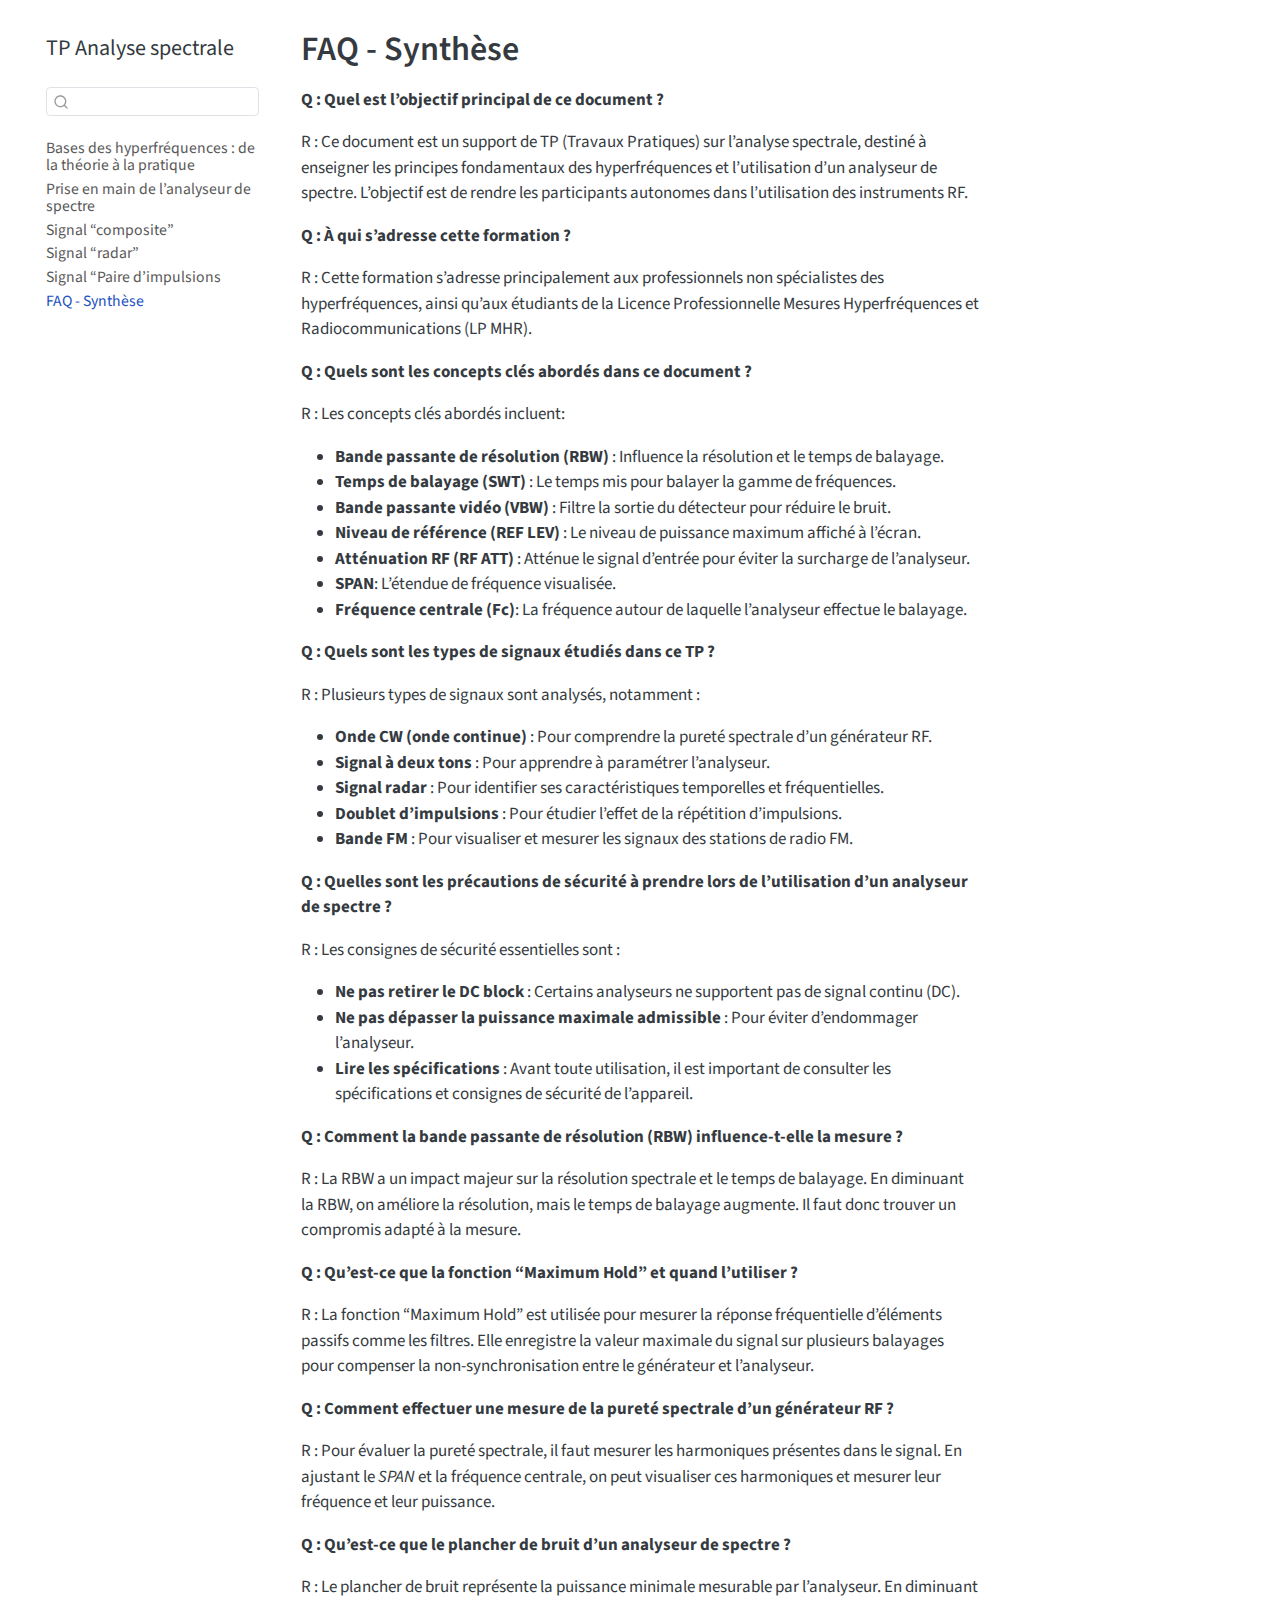
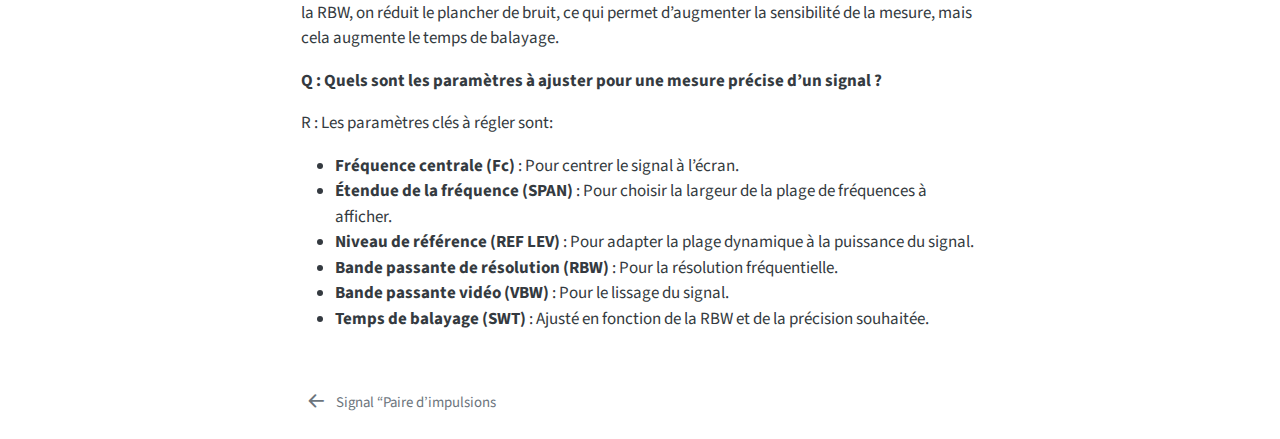
<file: docs/FAQ.html>
<!DOCTYPE html>
<html xmlns="http://www.w3.org/1999/xhtml" lang="fr" xml:lang="fr"><head>

<meta charset="utf-8">
<meta name="generator" content="quarto-1.4.551">

<meta name="viewport" content="width=device-width, initial-scale=1.0, user-scalable=yes">


<title>TP Analyse spectrale - FAQ - Synthèse</title>
<style>
code{white-space: pre-wrap;}
span.smallcaps{font-variant: small-caps;}
div.columns{display: flex; gap: min(4vw, 1.5em);}
div.column{flex: auto; overflow-x: auto;}
div.hanging-indent{margin-left: 1.5em; text-indent: -1.5em;}
ul.task-list{list-style: none;}
ul.task-list li input[type="checkbox"] {
  width: 0.8em;
  margin: 0 0.8em 0.2em -1em; /* quarto-specific, see https://github.com/quarto-dev/quarto-cli/issues/4556 */ 
  vertical-align: middle;
}
</style>


<script src="site_libs/quarto-nav/quarto-nav.js"></script>
<script src="site_libs/quarto-nav/headroom.min.js"></script>
<script src="site_libs/clipboard/clipboard.min.js"></script>
<script src="site_libs/quarto-search/autocomplete.umd.js"></script>
<script src="site_libs/quarto-search/fuse.min.js"></script>
<script src="site_libs/quarto-search/quarto-search.js"></script>
<meta name="quarto:offset" content="./">
<link href="./TP_deux_implusions.html" rel="prev">
<script src="site_libs/quarto-html/quarto.js"></script>
<script src="site_libs/quarto-html/popper.min.js"></script>
<script src="site_libs/quarto-html/tippy.umd.min.js"></script>
<script src="site_libs/quarto-html/anchor.min.js"></script>
<link href="site_libs/quarto-html/tippy.css" rel="stylesheet">
<link href="site_libs/quarto-html/quarto-syntax-highlighting.css" rel="stylesheet" id="quarto-text-highlighting-styles">
<script src="site_libs/bootstrap/bootstrap.min.js"></script>
<link href="site_libs/bootstrap/bootstrap-icons.css" rel="stylesheet">
<link href="site_libs/bootstrap/bootstrap.min.css" rel="stylesheet" id="quarto-bootstrap" data-mode="light">
<script id="quarto-search-options" type="application/json">{
  "location": "sidebar",
  "copy-button": false,
  "collapse-after": 3,
  "panel-placement": "start",
  "type": "textbox",
  "limit": 50,
  "keyboard-shortcut": [
    "f",
    "/",
    "s"
  ],
  "show-item-context": false,
  "language": {
    "search-no-results-text": "Pas de résultats",
    "search-matching-documents-text": "documents trouvés",
    "search-copy-link-title": "Copier le lien vers la recherche",
    "search-hide-matches-text": "Cacher les correspondances additionnelles",
    "search-more-match-text": "correspondance de plus dans ce document",
    "search-more-matches-text": "correspondances de plus dans ce document",
    "search-clear-button-title": "Effacer",
    "search-text-placeholder": "",
    "search-detached-cancel-button-title": "Annuler",
    "search-submit-button-title": "Envoyer",
    "search-label": "Recherche"
  }
}</script>


</head>

<body class="nav-sidebar floating">

<div id="quarto-search-results"></div>
  <header id="quarto-header" class="headroom fixed-top">
  <nav class="quarto-secondary-nav">
    <div class="container-fluid d-flex">
      <button type="button" class="quarto-btn-toggle btn" data-bs-toggle="collapse" data-bs-target=".quarto-sidebar-collapse-item" aria-controls="quarto-sidebar" aria-expanded="false" aria-label="Basculer la barre latérale" onclick="if (window.quartoToggleHeadroom) { window.quartoToggleHeadroom(); }">
        <i class="bi bi-layout-text-sidebar-reverse"></i>
      </button>
        <nav class="quarto-page-breadcrumbs" aria-label="breadcrumb"><ol class="breadcrumb"><li class="breadcrumb-item"><a href="./FAQ.html">FAQ - Synthèse</a></li></ol></nav>
        <a class="flex-grow-1" role="button" data-bs-toggle="collapse" data-bs-target=".quarto-sidebar-collapse-item" aria-controls="quarto-sidebar" aria-expanded="false" aria-label="Basculer la barre latérale" onclick="if (window.quartoToggleHeadroom) { window.quartoToggleHeadroom(); }">      
        </a>
      <button type="button" class="btn quarto-search-button" aria-label="" onclick="window.quartoOpenSearch();">
        <i class="bi bi-search"></i>
      </button>
    </div>
  </nav>
</header>
<!-- content -->
<div id="quarto-content" class="quarto-container page-columns page-rows-contents page-layout-article">
<!-- sidebar -->
  <nav id="quarto-sidebar" class="sidebar collapse collapse-horizontal quarto-sidebar-collapse-item sidebar-navigation floating overflow-auto">
    <div class="pt-lg-2 mt-2 text-left sidebar-header">
    <div class="sidebar-title mb-0 py-0">
      <a href="./">TP Analyse spectrale</a> 
    </div>
      </div>
        <div class="mt-2 flex-shrink-0 align-items-center">
        <div class="sidebar-search">
        <div id="quarto-search" class="" title="Recherche"></div>
        </div>
        </div>
    <div class="sidebar-menu-container"> 
    <ul class="list-unstyled mt-1">
        <li class="sidebar-item">
  <div class="sidebar-item-container"> 
  <a href="./index.html" class="sidebar-item-text sidebar-link">
 <span class="menu-text">Bases des hyperfréquences : de la théorie à la pratique</span></a>
  </div>
</li>
        <li class="sidebar-item">
  <div class="sidebar-item-container"> 
  <a href="./TP_base_AS.html" class="sidebar-item-text sidebar-link">
 <span class="menu-text">Prise en main de l’analyseur de spectre</span></a>
  </div>
</li>
        <li class="sidebar-item">
  <div class="sidebar-item-container"> 
  <a href="./TP_resolution_AS.html" class="sidebar-item-text sidebar-link">
 <span class="menu-text">Signal “composite”</span></a>
  </div>
</li>
        <li class="sidebar-item">
  <div class="sidebar-item-container"> 
  <a href="./TP_radar.html" class="sidebar-item-text sidebar-link">
 <span class="menu-text">Signal “radar”</span></a>
  </div>
</li>
        <li class="sidebar-item">
  <div class="sidebar-item-container"> 
  <a href="./TP_deux_implusions.html" class="sidebar-item-text sidebar-link">
 <span class="menu-text">Signal “Paire d’impulsions</span></a>
  </div>
</li>
        <li class="sidebar-item">
  <div class="sidebar-item-container"> 
  <a href="./FAQ.html" class="sidebar-item-text sidebar-link active">
 <span class="menu-text">FAQ - Synthèse</span></a>
  </div>
</li>
    </ul>
    </div>
</nav>
<div id="quarto-sidebar-glass" class="quarto-sidebar-collapse-item" data-bs-toggle="collapse" data-bs-target=".quarto-sidebar-collapse-item"></div>
<!-- margin-sidebar -->
    <div id="quarto-margin-sidebar" class="sidebar margin-sidebar">
        
    </div>
<!-- main -->
<main class="content" id="quarto-document-content">

<header id="title-block-header" class="quarto-title-block default">
<div class="quarto-title">
<h1 class="title">FAQ - Synthèse</h1>
</div>



<div class="quarto-title-meta">

    
  
    
  </div>
  


</header>


<p><strong>Q : Quel est l’objectif principal de ce document ?</strong></p>
<p>R : Ce document est un support de TP (Travaux Pratiques) sur l’analyse spectrale, destiné à enseigner les principes fondamentaux des hyperfréquences et l’utilisation d’un analyseur de spectre. L’objectif est de rendre les participants autonomes dans l’utilisation des instruments RF.</p>
<p><strong>Q : À qui s’adresse cette formation ?</strong></p>
<p>R : Cette formation s’adresse principalement aux professionnels non spécialistes des hyperfréquences, ainsi qu’aux étudiants de la Licence Professionnelle Mesures Hyperfréquences et Radiocommunications (LP MHR).</p>
<p><strong>Q : Quels sont les concepts clés abordés dans ce document ?</strong></p>
<p>R : Les concepts clés abordés incluent:</p>
<ul>
<li><strong>Bande passante de résolution (RBW)</strong> : Influence la résolution et le temps de balayage.</li>
<li><strong>Temps de balayage (SWT)</strong> : Le temps mis pour balayer la gamme de fréquences.</li>
<li><strong>Bande passante vidéo (VBW)</strong> : Filtre la sortie du détecteur pour réduire le bruit.</li>
<li><strong>Niveau de référence (REF LEV)</strong> : Le niveau de puissance maximum affiché à l’écran.</li>
<li><strong>Atténuation RF (RF ATT)</strong> : Atténue le signal d’entrée pour éviter la surcharge de l’analyseur.</li>
<li><strong>SPAN</strong>: L’étendue de fréquence visualisée.</li>
<li><strong>Fréquence centrale (Fc)</strong>: La fréquence autour de laquelle l’analyseur effectue le balayage.</li>
</ul>
<p><strong>Q : Quels sont les types de signaux étudiés dans ce TP ?</strong></p>
<p>R : Plusieurs types de signaux sont analysés, notamment :</p>
<ul>
<li><strong>Onde CW (onde continue)</strong> : Pour comprendre la pureté spectrale d’un générateur RF.</li>
<li><strong>Signal à deux tons</strong> : Pour apprendre à paramétrer l’analyseur.</li>
<li><strong>Signal radar</strong> : Pour identifier ses caractéristiques temporelles et fréquentielles.</li>
<li><strong>Doublet d’impulsions</strong> : Pour étudier l’effet de la répétition d’impulsions.</li>
<li><strong>Bande FM</strong> : Pour visualiser et mesurer les signaux des stations de radio FM.</li>
</ul>
<p><strong>Q : Quelles sont les précautions de sécurité à prendre lors de l’utilisation d’un analyseur de spectre ?</strong></p>
<p>R : Les consignes de sécurité essentielles sont :</p>
<ul>
<li><strong>Ne pas retirer le DC block</strong> : Certains analyseurs ne supportent pas de signal continu (DC).</li>
<li><strong>Ne pas dépasser la puissance maximale admissible</strong> : Pour éviter d’endommager l’analyseur.</li>
<li><strong>Lire les spécifications</strong> : Avant toute utilisation, il est important de consulter les spécifications et consignes de sécurité de l’appareil.</li>
</ul>
<p><strong>Q : Comment la bande passante de résolution (RBW) influence-t-elle la mesure ?</strong></p>
<p>R : La RBW a un impact majeur sur la résolution spectrale et le temps de balayage. En diminuant la RBW, on améliore la résolution, mais le temps de balayage augmente. Il faut donc trouver un compromis adapté à la mesure.</p>
<p><strong>Q : Qu’est-ce que la fonction “Maximum Hold” et quand l’utiliser ?</strong></p>
<p>R : La fonction “Maximum Hold” est utilisée pour mesurer la réponse fréquentielle d’éléments passifs comme les filtres. Elle enregistre la valeur maximale du signal sur plusieurs balayages pour compenser la non-synchronisation entre le générateur et l’analyseur.</p>
<p><strong>Q : Comment effectuer une mesure de la pureté spectrale d’un générateur RF ?</strong></p>
<p>R : Pour évaluer la pureté spectrale, il faut mesurer les harmoniques présentes dans le signal. En ajustant le <em>SPAN</em> et la fréquence centrale, on peut visualiser ces harmoniques et mesurer leur fréquence et leur puissance.</p>
<p><strong>Q : Qu’est-ce que le plancher de bruit d’un analyseur de spectre ?</strong></p>
<p>R : Le plancher de bruit représente la puissance minimale mesurable par l’analyseur. En diminuant la RBW, on réduit le plancher de bruit, ce qui permet d’augmenter la sensibilité de la mesure, mais cela augmente le temps de balayage.</p>
<p><strong>Q : Quels sont les paramètres à ajuster pour une mesure précise d’un signal ?</strong></p>
<p>R : Les paramètres clés à régler sont:</p>
<ul>
<li><strong>Fréquence centrale (Fc)</strong> : Pour centrer le signal à l’écran.</li>
<li><strong>Étendue de la fréquence (SPAN)</strong> : Pour choisir la largeur de la plage de fréquences à afficher.</li>
<li><strong>Niveau de référence (REF LEV)</strong> : Pour adapter la plage dynamique à la puissance du signal.</li>
<li><strong>Bande passante de résolution (RBW)</strong> : Pour la résolution fréquentielle.</li>
<li><strong>Bande passante vidéo (VBW)</strong> : Pour le lissage du signal.</li>
<li><strong>Temps de balayage (SWT)</strong> : Ajusté en fonction de la RBW et de la précision souhaitée.</li>
</ul>



</main> <!-- /main -->
<script id="quarto-html-after-body" type="application/javascript">
window.document.addEventListener("DOMContentLoaded", function (event) {
  const toggleBodyColorMode = (bsSheetEl) => {
    const mode = bsSheetEl.getAttribute("data-mode");
    const bodyEl = window.document.querySelector("body");
    if (mode === "dark") {
      bodyEl.classList.add("quarto-dark");
      bodyEl.classList.remove("quarto-light");
    } else {
      bodyEl.classList.add("quarto-light");
      bodyEl.classList.remove("quarto-dark");
    }
  }
  const toggleBodyColorPrimary = () => {
    const bsSheetEl = window.document.querySelector("link#quarto-bootstrap");
    if (bsSheetEl) {
      toggleBodyColorMode(bsSheetEl);
    }
  }
  toggleBodyColorPrimary();  
  const icon = "";
  const anchorJS = new window.AnchorJS();
  anchorJS.options = {
    placement: 'right',
    icon: icon
  };
  anchorJS.add('.anchored');
  const isCodeAnnotation = (el) => {
    for (const clz of el.classList) {
      if (clz.startsWith('code-annotation-')) {                     
        return true;
      }
    }
    return false;
  }
  const clipboard = new window.ClipboardJS('.code-copy-button', {
    text: function(trigger) {
      const codeEl = trigger.previousElementSibling.cloneNode(true);
      for (const childEl of codeEl.children) {
        if (isCodeAnnotation(childEl)) {
          childEl.remove();
        }
      }
      return codeEl.innerText;
    }
  });
  clipboard.on('success', function(e) {
    // button target
    const button = e.trigger;
    // don't keep focus
    button.blur();
    // flash "checked"
    button.classList.add('code-copy-button-checked');
    var currentTitle = button.getAttribute("title");
    button.setAttribute("title", "Copié");
    let tooltip;
    if (window.bootstrap) {
      button.setAttribute("data-bs-toggle", "tooltip");
      button.setAttribute("data-bs-placement", "left");
      button.setAttribute("data-bs-title", "Copié");
      tooltip = new bootstrap.Tooltip(button, 
        { trigger: "manual", 
          customClass: "code-copy-button-tooltip",
          offset: [0, -8]});
      tooltip.show();    
    }
    setTimeout(function() {
      if (tooltip) {
        tooltip.hide();
        button.removeAttribute("data-bs-title");
        button.removeAttribute("data-bs-toggle");
        button.removeAttribute("data-bs-placement");
      }
      button.setAttribute("title", currentTitle);
      button.classList.remove('code-copy-button-checked');
    }, 1000);
    // clear code selection
    e.clearSelection();
  });
    var localhostRegex = new RegExp(/^(?:http|https):\/\/localhost\:?[0-9]*\//);
    var mailtoRegex = new RegExp(/^mailto:/);
      var filterRegex = new RegExp('/' + window.location.host + '/');
    var isInternal = (href) => {
        return filterRegex.test(href) || localhostRegex.test(href) || mailtoRegex.test(href);
    }
    // Inspect non-navigation links and adorn them if external
 	var links = window.document.querySelectorAll('a[href]:not(.nav-link):not(.navbar-brand):not(.toc-action):not(.sidebar-link):not(.sidebar-item-toggle):not(.pagination-link):not(.no-external):not([aria-hidden]):not(.dropdown-item):not(.quarto-navigation-tool)');
    for (var i=0; i<links.length; i++) {
      const link = links[i];
      if (!isInternal(link.href)) {
        // undo the damage that might have been done by quarto-nav.js in the case of
        // links that we want to consider external
        if (link.dataset.originalHref !== undefined) {
          link.href = link.dataset.originalHref;
        }
      }
    }
  function tippyHover(el, contentFn, onTriggerFn, onUntriggerFn) {
    const config = {
      allowHTML: true,
      maxWidth: 500,
      delay: 100,
      arrow: false,
      appendTo: function(el) {
          return el.parentElement;
      },
      interactive: true,
      interactiveBorder: 10,
      theme: 'quarto',
      placement: 'bottom-start',
    };
    if (contentFn) {
      config.content = contentFn;
    }
    if (onTriggerFn) {
      config.onTrigger = onTriggerFn;
    }
    if (onUntriggerFn) {
      config.onUntrigger = onUntriggerFn;
    }
    window.tippy(el, config); 
  }
  const noterefs = window.document.querySelectorAll('a[role="doc-noteref"]');
  for (var i=0; i<noterefs.length; i++) {
    const ref = noterefs[i];
    tippyHover(ref, function() {
      // use id or data attribute instead here
      let href = ref.getAttribute('data-footnote-href') || ref.getAttribute('href');
      try { href = new URL(href).hash; } catch {}
      const id = href.replace(/^#\/?/, "");
      const note = window.document.getElementById(id);
      if (note) {
        return note.innerHTML;
      } else {
        return "";
      }
    });
  }
  const xrefs = window.document.querySelectorAll('a.quarto-xref');
  const processXRef = (id, note) => {
    // Strip column container classes
    const stripColumnClz = (el) => {
      el.classList.remove("page-full", "page-columns");
      if (el.children) {
        for (const child of el.children) {
          stripColumnClz(child);
        }
      }
    }
    stripColumnClz(note)
    if (id === null || id.startsWith('sec-')) {
      // Special case sections, only their first couple elements
      const container = document.createElement("div");
      if (note.children && note.children.length > 2) {
        container.appendChild(note.children[0].cloneNode(true));
        for (let i = 1; i < note.children.length; i++) {
          const child = note.children[i];
          if (child.tagName === "P" && child.innerText === "") {
            continue;
          } else {
            container.appendChild(child.cloneNode(true));
            break;
          }
        }
        if (window.Quarto?.typesetMath) {
          window.Quarto.typesetMath(container);
        }
        return container.innerHTML
      } else {
        if (window.Quarto?.typesetMath) {
          window.Quarto.typesetMath(note);
        }
        return note.innerHTML;
      }
    } else {
      // Remove any anchor links if they are present
      const anchorLink = note.querySelector('a.anchorjs-link');
      if (anchorLink) {
        anchorLink.remove();
      }
      if (window.Quarto?.typesetMath) {
        window.Quarto.typesetMath(note);
      }
      // TODO in 1.5, we should make sure this works without a callout special case
      if (note.classList.contains("callout")) {
        return note.outerHTML;
      } else {
        return note.innerHTML;
      }
    }
  }
  for (var i=0; i<xrefs.length; i++) {
    const xref = xrefs[i];
    tippyHover(xref, undefined, function(instance) {
      instance.disable();
      let url = xref.getAttribute('href');
      let hash = undefined; 
      if (url.startsWith('#')) {
        hash = url;
      } else {
        try { hash = new URL(url).hash; } catch {}
      }
      if (hash) {
        const id = hash.replace(/^#\/?/, "");
        const note = window.document.getElementById(id);
        if (note !== null) {
          try {
            const html = processXRef(id, note.cloneNode(true));
            instance.setContent(html);
          } finally {
            instance.enable();
            instance.show();
          }
        } else {
          // See if we can fetch this
          fetch(url.split('#')[0])
          .then(res => res.text())
          .then(html => {
            const parser = new DOMParser();
            const htmlDoc = parser.parseFromString(html, "text/html");
            const note = htmlDoc.getElementById(id);
            if (note !== null) {
              const html = processXRef(id, note);
              instance.setContent(html);
            } 
          }).finally(() => {
            instance.enable();
            instance.show();
          });
        }
      } else {
        // See if we can fetch a full url (with no hash to target)
        // This is a special case and we should probably do some content thinning / targeting
        fetch(url)
        .then(res => res.text())
        .then(html => {
          const parser = new DOMParser();
          const htmlDoc = parser.parseFromString(html, "text/html");
          const note = htmlDoc.querySelector('main.content');
          if (note !== null) {
            // This should only happen for chapter cross references
            // (since there is no id in the URL)
            // remove the first header
            if (note.children.length > 0 && note.children[0].tagName === "HEADER") {
              note.children[0].remove();
            }
            const html = processXRef(null, note);
            instance.setContent(html);
          } 
        }).finally(() => {
          instance.enable();
          instance.show();
        });
      }
    }, function(instance) {
    });
  }
      let selectedAnnoteEl;
      const selectorForAnnotation = ( cell, annotation) => {
        let cellAttr = 'data-code-cell="' + cell + '"';
        let lineAttr = 'data-code-annotation="' +  annotation + '"';
        const selector = 'span[' + cellAttr + '][' + lineAttr + ']';
        return selector;
      }
      const selectCodeLines = (annoteEl) => {
        const doc = window.document;
        const targetCell = annoteEl.getAttribute("data-target-cell");
        const targetAnnotation = annoteEl.getAttribute("data-target-annotation");
        const annoteSpan = window.document.querySelector(selectorForAnnotation(targetCell, targetAnnotation));
        const lines = annoteSpan.getAttribute("data-code-lines").split(",");
        const lineIds = lines.map((line) => {
          return targetCell + "-" + line;
        })
        let top = null;
        let height = null;
        let parent = null;
        if (lineIds.length > 0) {
            //compute the position of the single el (top and bottom and make a div)
            const el = window.document.getElementById(lineIds[0]);
            top = el.offsetTop;
            height = el.offsetHeight;
            parent = el.parentElement.parentElement;
          if (lineIds.length > 1) {
            const lastEl = window.document.getElementById(lineIds[lineIds.length - 1]);
            const bottom = lastEl.offsetTop + lastEl.offsetHeight;
            height = bottom - top;
          }
          if (top !== null && height !== null && parent !== null) {
            // cook up a div (if necessary) and position it 
            let div = window.document.getElementById("code-annotation-line-highlight");
            if (div === null) {
              div = window.document.createElement("div");
              div.setAttribute("id", "code-annotation-line-highlight");
              div.style.position = 'absolute';
              parent.appendChild(div);
            }
            div.style.top = top - 2 + "px";
            div.style.height = height + 4 + "px";
            div.style.left = 0;
            let gutterDiv = window.document.getElementById("code-annotation-line-highlight-gutter");
            if (gutterDiv === null) {
              gutterDiv = window.document.createElement("div");
              gutterDiv.setAttribute("id", "code-annotation-line-highlight-gutter");
              gutterDiv.style.position = 'absolute';
              const codeCell = window.document.getElementById(targetCell);
              const gutter = codeCell.querySelector('.code-annotation-gutter');
              gutter.appendChild(gutterDiv);
            }
            gutterDiv.style.top = top - 2 + "px";
            gutterDiv.style.height = height + 4 + "px";
          }
          selectedAnnoteEl = annoteEl;
        }
      };
      const unselectCodeLines = () => {
        const elementsIds = ["code-annotation-line-highlight", "code-annotation-line-highlight-gutter"];
        elementsIds.forEach((elId) => {
          const div = window.document.getElementById(elId);
          if (div) {
            div.remove();
          }
        });
        selectedAnnoteEl = undefined;
      };
        // Handle positioning of the toggle
    window.addEventListener(
      "resize",
      throttle(() => {
        elRect = undefined;
        if (selectedAnnoteEl) {
          selectCodeLines(selectedAnnoteEl);
        }
      }, 10)
    );
    function throttle(fn, ms) {
    let throttle = false;
    let timer;
      return (...args) => {
        if(!throttle) { // first call gets through
            fn.apply(this, args);
            throttle = true;
        } else { // all the others get throttled
            if(timer) clearTimeout(timer); // cancel #2
            timer = setTimeout(() => {
              fn.apply(this, args);
              timer = throttle = false;
            }, ms);
        }
      };
    }
      // Attach click handler to the DT
      const annoteDls = window.document.querySelectorAll('dt[data-target-cell]');
      for (const annoteDlNode of annoteDls) {
        annoteDlNode.addEventListener('click', (event) => {
          const clickedEl = event.target;
          if (clickedEl !== selectedAnnoteEl) {
            unselectCodeLines();
            const activeEl = window.document.querySelector('dt[data-target-cell].code-annotation-active');
            if (activeEl) {
              activeEl.classList.remove('code-annotation-active');
            }
            selectCodeLines(clickedEl);
            clickedEl.classList.add('code-annotation-active');
          } else {
            // Unselect the line
            unselectCodeLines();
            clickedEl.classList.remove('code-annotation-active');
          }
        });
      }
  const findCites = (el) => {
    const parentEl = el.parentElement;
    if (parentEl) {
      const cites = parentEl.dataset.cites;
      if (cites) {
        return {
          el,
          cites: cites.split(' ')
        };
      } else {
        return findCites(el.parentElement)
      }
    } else {
      return undefined;
    }
  };
  var bibliorefs = window.document.querySelectorAll('a[role="doc-biblioref"]');
  for (var i=0; i<bibliorefs.length; i++) {
    const ref = bibliorefs[i];
    const citeInfo = findCites(ref);
    if (citeInfo) {
      tippyHover(citeInfo.el, function() {
        var popup = window.document.createElement('div');
        citeInfo.cites.forEach(function(cite) {
          var citeDiv = window.document.createElement('div');
          citeDiv.classList.add('hanging-indent');
          citeDiv.classList.add('csl-entry');
          var biblioDiv = window.document.getElementById('ref-' + cite);
          if (biblioDiv) {
            citeDiv.innerHTML = biblioDiv.innerHTML;
          }
          popup.appendChild(citeDiv);
        });
        return popup.innerHTML;
      });
    }
  }
});
</script>
<nav class="page-navigation">
  <div class="nav-page nav-page-previous">
      <a href="./TP_deux_implusions.html" class="pagination-link" aria-label="Signal &quot;Paire d'impulsions">
        <i class="bi bi-arrow-left-short"></i> <span class="nav-page-text">Signal “Paire d’impulsions</span>
      </a>          
  </div>
  <div class="nav-page nav-page-next">
  </div>
</nav>
</div> <!-- /content -->




</body></html>
</file>
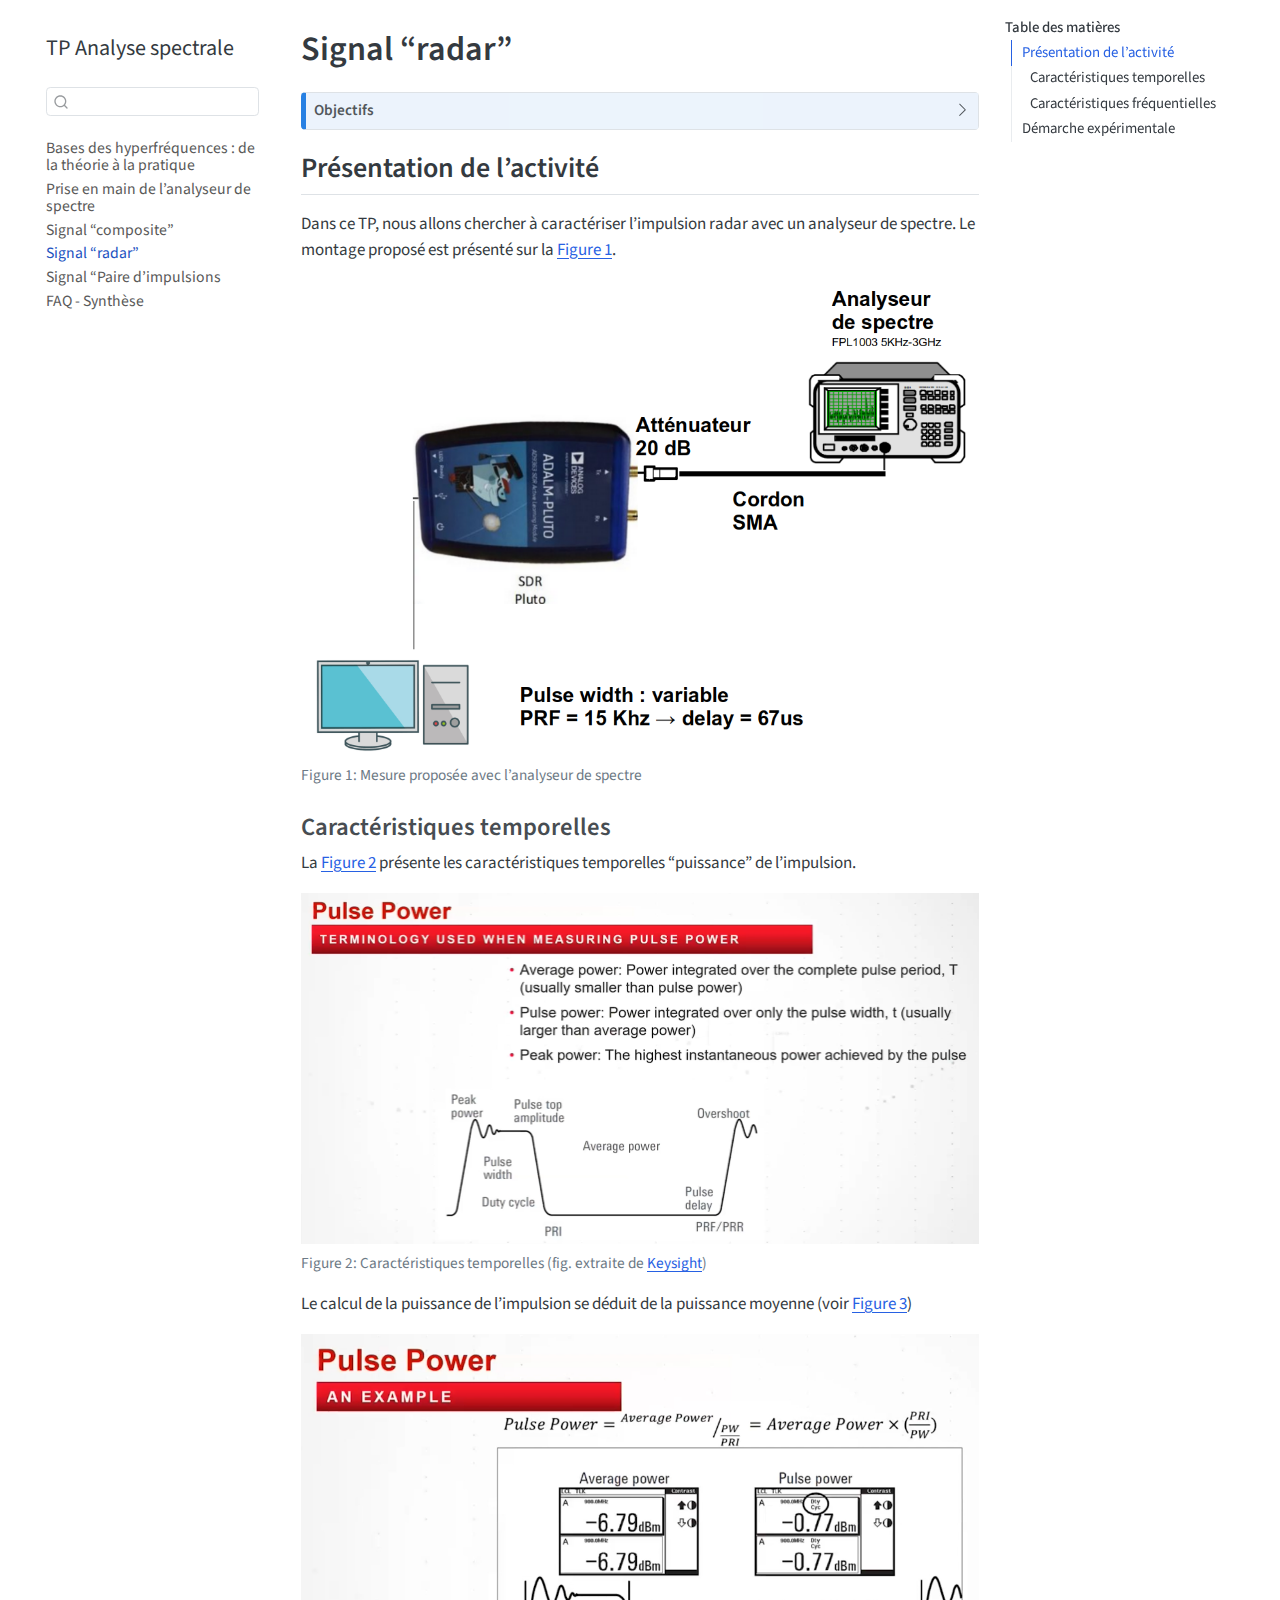
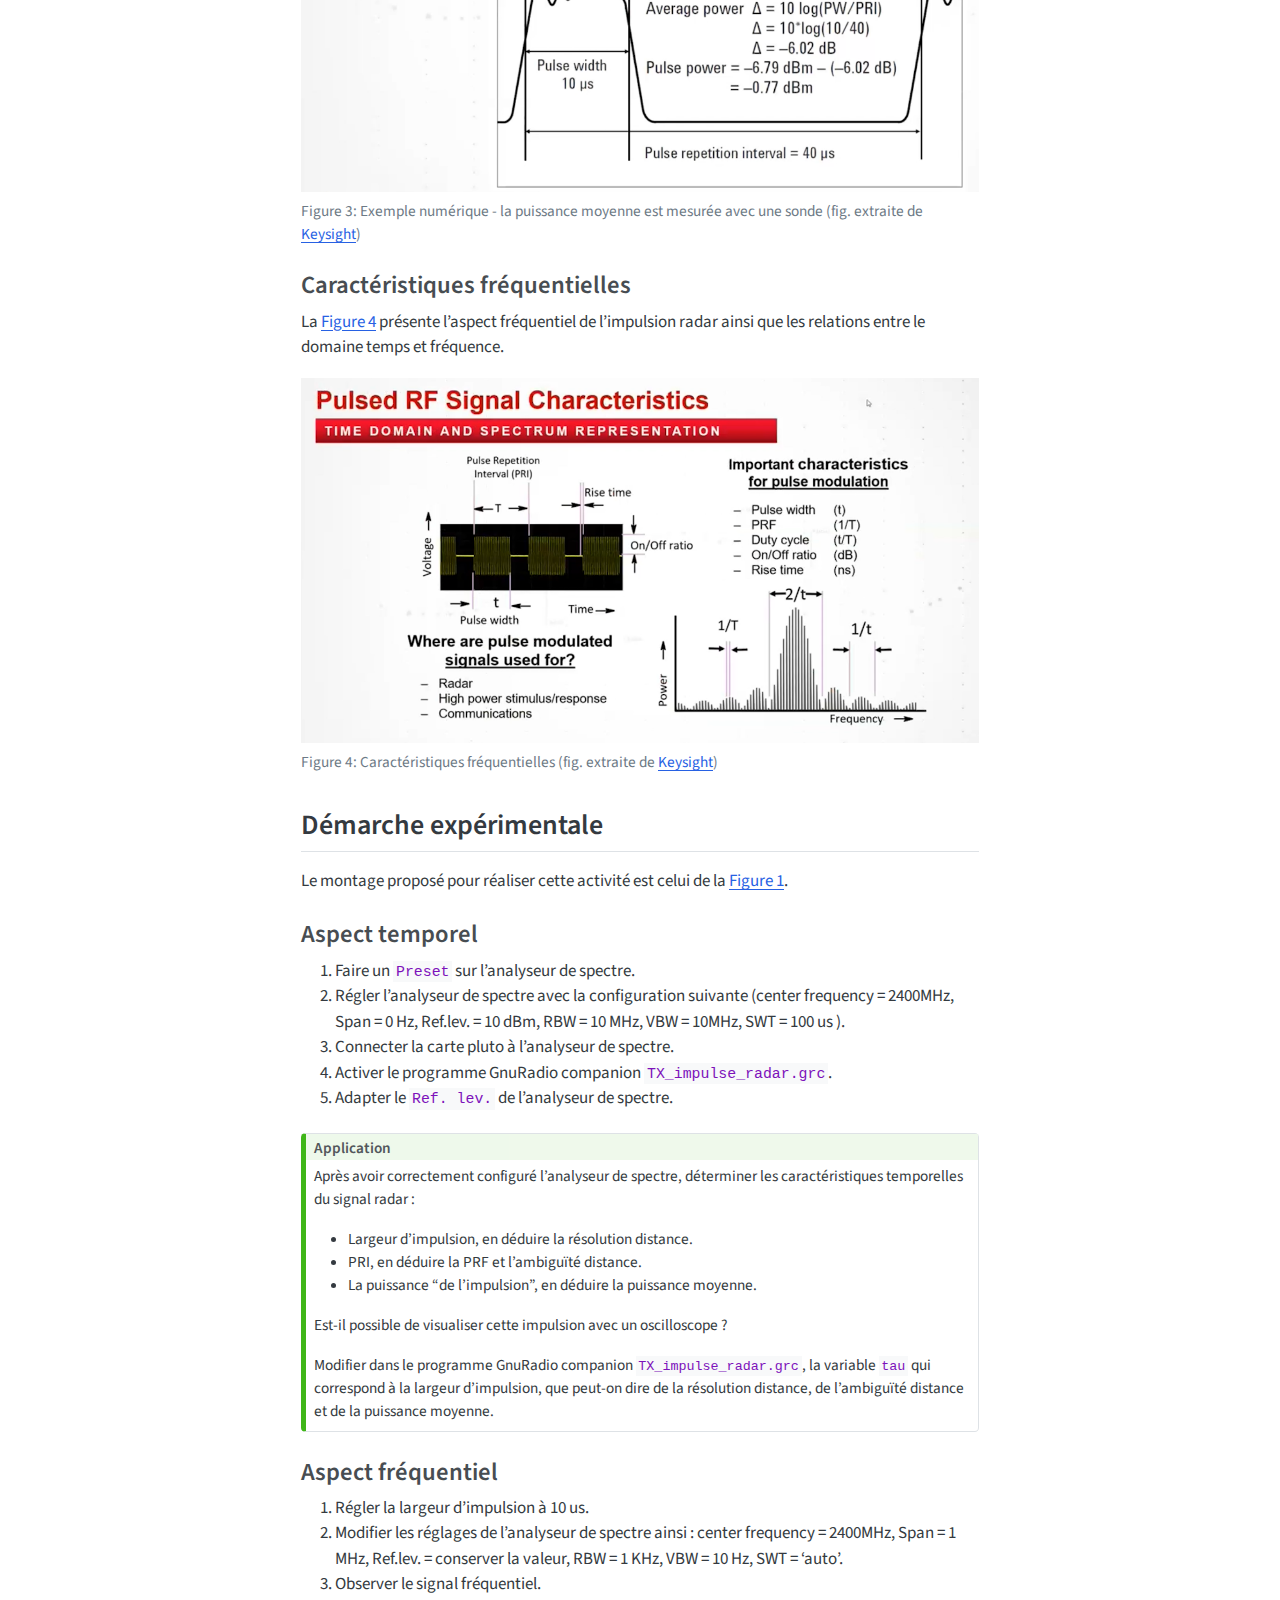
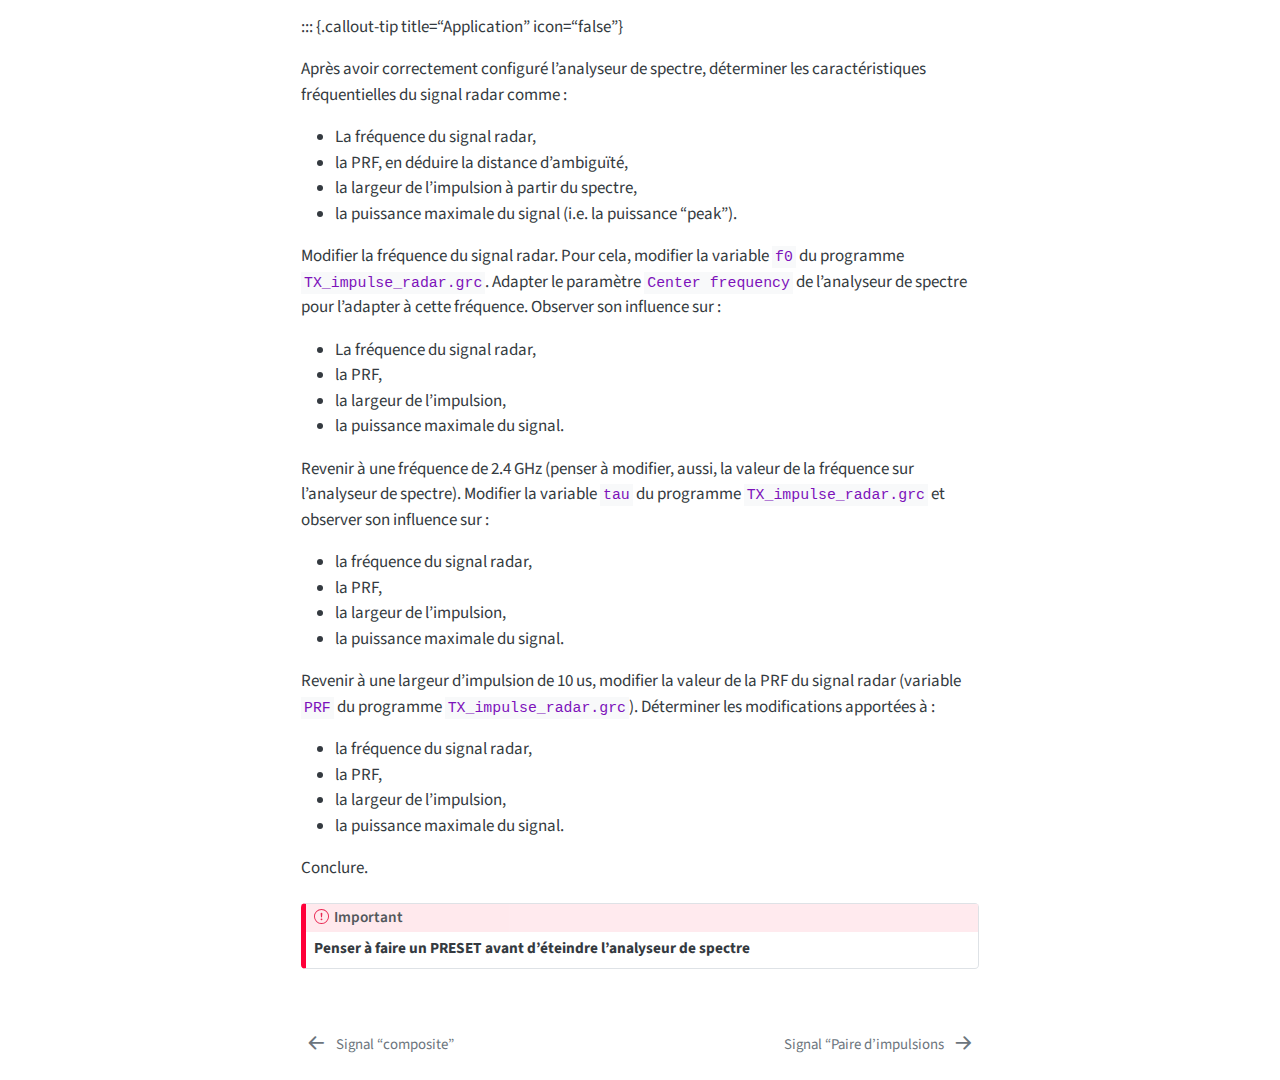
<file: docs/TP_radar.html>
<!DOCTYPE html>
<html xmlns="http://www.w3.org/1999/xhtml" lang="fr" xml:lang="fr"><head>

<meta charset="utf-8">
<meta name="generator" content="quarto-1.4.551">

<meta name="viewport" content="width=device-width, initial-scale=1.0, user-scalable=yes">


<title>TP Analyse spectrale - Signal “radar”</title>
<style>
code{white-space: pre-wrap;}
span.smallcaps{font-variant: small-caps;}
div.columns{display: flex; gap: min(4vw, 1.5em);}
div.column{flex: auto; overflow-x: auto;}
div.hanging-indent{margin-left: 1.5em; text-indent: -1.5em;}
ul.task-list{list-style: none;}
ul.task-list li input[type="checkbox"] {
  width: 0.8em;
  margin: 0 0.8em 0.2em -1em; /* quarto-specific, see https://github.com/quarto-dev/quarto-cli/issues/4556 */ 
  vertical-align: middle;
}
</style>


<script src="site_libs/quarto-nav/quarto-nav.js"></script>
<script src="site_libs/quarto-nav/headroom.min.js"></script>
<script src="site_libs/clipboard/clipboard.min.js"></script>
<script src="site_libs/quarto-search/autocomplete.umd.js"></script>
<script src="site_libs/quarto-search/fuse.min.js"></script>
<script src="site_libs/quarto-search/quarto-search.js"></script>
<meta name="quarto:offset" content="./">
<link href="./TP_deux_implusions.html" rel="next">
<link href="./TP_resolution_AS.html" rel="prev">
<script src="site_libs/quarto-html/quarto.js"></script>
<script src="site_libs/quarto-html/popper.min.js"></script>
<script src="site_libs/quarto-html/tippy.umd.min.js"></script>
<script src="site_libs/quarto-html/anchor.min.js"></script>
<link href="site_libs/quarto-html/tippy.css" rel="stylesheet">
<link href="site_libs/quarto-html/quarto-syntax-highlighting.css" rel="stylesheet" id="quarto-text-highlighting-styles">
<script src="site_libs/bootstrap/bootstrap.min.js"></script>
<link href="site_libs/bootstrap/bootstrap-icons.css" rel="stylesheet">
<link href="site_libs/bootstrap/bootstrap.min.css" rel="stylesheet" id="quarto-bootstrap" data-mode="light">
<script id="quarto-search-options" type="application/json">{
  "location": "sidebar",
  "copy-button": false,
  "collapse-after": 3,
  "panel-placement": "start",
  "type": "textbox",
  "limit": 50,
  "keyboard-shortcut": [
    "f",
    "/",
    "s"
  ],
  "show-item-context": false,
  "language": {
    "search-no-results-text": "Pas de résultats",
    "search-matching-documents-text": "documents trouvés",
    "search-copy-link-title": "Copier le lien vers la recherche",
    "search-hide-matches-text": "Cacher les correspondances additionnelles",
    "search-more-match-text": "correspondance de plus dans ce document",
    "search-more-matches-text": "correspondances de plus dans ce document",
    "search-clear-button-title": "Effacer",
    "search-text-placeholder": "",
    "search-detached-cancel-button-title": "Annuler",
    "search-submit-button-title": "Envoyer",
    "search-label": "Recherche"
  }
}</script>


</head>

<body class="nav-sidebar floating">

<div id="quarto-search-results"></div>
  <header id="quarto-header" class="headroom fixed-top">
  <nav class="quarto-secondary-nav">
    <div class="container-fluid d-flex">
      <button type="button" class="quarto-btn-toggle btn" data-bs-toggle="collapse" data-bs-target=".quarto-sidebar-collapse-item" aria-controls="quarto-sidebar" aria-expanded="false" aria-label="Basculer la barre latérale" onclick="if (window.quartoToggleHeadroom) { window.quartoToggleHeadroom(); }">
        <i class="bi bi-layout-text-sidebar-reverse"></i>
      </button>
        <nav class="quarto-page-breadcrumbs" aria-label="breadcrumb"><ol class="breadcrumb"><li class="breadcrumb-item"><a href="./TP_radar.html">Signal “radar”</a></li></ol></nav>
        <a class="flex-grow-1" role="button" data-bs-toggle="collapse" data-bs-target=".quarto-sidebar-collapse-item" aria-controls="quarto-sidebar" aria-expanded="false" aria-label="Basculer la barre latérale" onclick="if (window.quartoToggleHeadroom) { window.quartoToggleHeadroom(); }">      
        </a>
      <button type="button" class="btn quarto-search-button" aria-label="" onclick="window.quartoOpenSearch();">
        <i class="bi bi-search"></i>
      </button>
    </div>
  </nav>
</header>
<!-- content -->
<div id="quarto-content" class="quarto-container page-columns page-rows-contents page-layout-article">
<!-- sidebar -->
  <nav id="quarto-sidebar" class="sidebar collapse collapse-horizontal quarto-sidebar-collapse-item sidebar-navigation floating overflow-auto">
    <div class="pt-lg-2 mt-2 text-left sidebar-header">
    <div class="sidebar-title mb-0 py-0">
      <a href="./">TP Analyse spectrale</a> 
    </div>
      </div>
        <div class="mt-2 flex-shrink-0 align-items-center">
        <div class="sidebar-search">
        <div id="quarto-search" class="" title="Recherche"></div>
        </div>
        </div>
    <div class="sidebar-menu-container"> 
    <ul class="list-unstyled mt-1">
        <li class="sidebar-item">
  <div class="sidebar-item-container"> 
  <a href="./index.html" class="sidebar-item-text sidebar-link">
 <span class="menu-text">Bases des hyperfréquences : de la théorie à la pratique</span></a>
  </div>
</li>
        <li class="sidebar-item">
  <div class="sidebar-item-container"> 
  <a href="./TP_base_AS.html" class="sidebar-item-text sidebar-link">
 <span class="menu-text">Prise en main de l’analyseur de spectre</span></a>
  </div>
</li>
        <li class="sidebar-item">
  <div class="sidebar-item-container"> 
  <a href="./TP_resolution_AS.html" class="sidebar-item-text sidebar-link">
 <span class="menu-text">Signal “composite”</span></a>
  </div>
</li>
        <li class="sidebar-item">
  <div class="sidebar-item-container"> 
  <a href="./TP_radar.html" class="sidebar-item-text sidebar-link active">
 <span class="menu-text">Signal “radar”</span></a>
  </div>
</li>
        <li class="sidebar-item">
  <div class="sidebar-item-container"> 
  <a href="./TP_deux_implusions.html" class="sidebar-item-text sidebar-link">
 <span class="menu-text">Signal “Paire d’impulsions</span></a>
  </div>
</li>
        <li class="sidebar-item">
  <div class="sidebar-item-container"> 
  <a href="./FAQ.html" class="sidebar-item-text sidebar-link">
 <span class="menu-text">FAQ - Synthèse</span></a>
  </div>
</li>
    </ul>
    </div>
</nav>
<div id="quarto-sidebar-glass" class="quarto-sidebar-collapse-item" data-bs-toggle="collapse" data-bs-target=".quarto-sidebar-collapse-item"></div>
<!-- margin-sidebar -->
    <div id="quarto-margin-sidebar" class="sidebar margin-sidebar">
        <nav id="TOC" role="doc-toc" class="toc-active">
    <h2 id="toc-title">Table des matières</h2>
   
  <ul>
  <li><a href="#présentation-de-lactivité" id="toc-présentation-de-lactivité" class="nav-link active" data-scroll-target="#présentation-de-lactivité">Présentation de l’activité</a>
  <ul class="collapse">
  <li><a href="#caractéristiques-temporelles" id="toc-caractéristiques-temporelles" class="nav-link" data-scroll-target="#caractéristiques-temporelles">Caractéristiques temporelles</a></li>
  <li><a href="#caractéristiques-fréquentielles" id="toc-caractéristiques-fréquentielles" class="nav-link" data-scroll-target="#caractéristiques-fréquentielles">Caractéristiques fréquentielles</a></li>
  </ul></li>
  <li><a href="#démarche-expérimentale" id="toc-démarche-expérimentale" class="nav-link" data-scroll-target="#démarche-expérimentale">Démarche expérimentale</a>
  <ul class="collapse">
  <li><a href="#aspect-temporel" id="toc-aspect-temporel" class="nav-link" data-scroll-target="#aspect-temporel">Aspect temporel</a></li>
  <li><a href="#aspect-fréquentiel" id="toc-aspect-fréquentiel" class="nav-link" data-scroll-target="#aspect-fréquentiel">Aspect fréquentiel</a></li>
  </ul></li>
  </ul>
</nav>
    </div>
<!-- main -->
<main class="content" id="quarto-document-content">

<header id="title-block-header" class="quarto-title-block default">
<div class="quarto-title">
<h1 class="title">Signal “radar”</h1>
</div>



<div class="quarto-title-meta">

    
  
    
  </div>
  


</header>


<div class="callout callout-style-default callout-note no-icon callout-titled" title="Objectifs">
<div class="callout-header d-flex align-content-center" data-bs-toggle="collapse" data-bs-target=".callout-1-contents" aria-controls="callout-1" aria-expanded="false" aria-label="Toggle callout">
<div class="callout-icon-container">
<i class="callout-icon no-icon"></i>
</div>
<div class="callout-title-container flex-fill">
Objectifs
</div>
<div class="callout-btn-toggle d-inline-block border-0 py-1 ps-1 pe-0 float-end"><i class="callout-toggle"></i></div>
</div>
<div id="callout-1" class="callout-1-contents callout-collapse collapse">
<div class="callout-body-container callout-body">
<ul>
<li>Caractériser un signal radar :
<ul>
<li>sous sa forme temporelle,</li>
<li>sous sa forme fréquentielle.</li>
</ul></li>
<li>Identifier les relations entre les domaines temporel et fréquentiel.</li>
</ul>
</div>
</div>
</div>
<section id="présentation-de-lactivité" class="level2">
<h2 class="anchored" data-anchor-id="présentation-de-lactivité">Présentation de l’activité</h2>
<p>Dans ce TP, nous allons chercher à caractériser l’impulsion radar avec un analyseur de spectre. Le montage proposé est présenté sur la <a href="#fig-montage" class="quarto-xref">Figure&nbsp;<span>1</span></a>.</p>
<div id="fig-montage" class="quarto-figure quarto-figure-center quarto-float anchored">
<figure class="quarto-float quarto-float-fig figure">
<div aria-describedby="fig-montage-caption-0ceaefa1-69ba-4598-a22c-09a6ac19f8ca">
<img src="figures/montage.png" class="img-fluid figure-img">
</div>
<figcaption class="quarto-float-caption-bottom quarto-float-caption quarto-float-fig" id="fig-montage-caption-0ceaefa1-69ba-4598-a22c-09a6ac19f8ca">
Figure&nbsp;1: Mesure proposée avec l’analyseur de spectre
</figcaption>
</figure>
</div>
<section id="caractéristiques-temporelles" class="level3">
<h3 class="anchored" data-anchor-id="caractéristiques-temporelles">Caractéristiques temporelles</h3>
<p>La <a href="#fig-puissance" class="quarto-xref">Figure&nbsp;<span>2</span></a> présente les caractéristiques temporelles “puissance” de l’impulsion.</p>
<div id="fig-puissance" class="quarto-figure quarto-figure-center quarto-float anchored">
<figure class="quarto-float quarto-float-fig figure">
<div aria-describedby="fig-puissance-caption-0ceaefa1-69ba-4598-a22c-09a6ac19f8ca">
<img src="figures/puissance.png" class="img-fluid figure-img">
</div>
<figcaption class="quarto-float-caption-bottom quarto-float-caption quarto-float-fig" id="fig-puissance-caption-0ceaefa1-69ba-4598-a22c-09a6ac19f8ca">
Figure&nbsp;2: Caractéristiques temporelles (fig.&nbsp;extraite de <a href="https://www.keysight.com/us/en/assets/6123-1550/lessons/0040RadarBasicsforElectronicWarfareSystems004RadarMeasurements.mp4?courseId=40&amp;nextLessonNumber=5">Keysight</a>)
</figcaption>
</figure>
</div>
<p>Le calcul de la puissance de l’impulsion se déduit de la puissance moyenne (voir <a href="#fig-expuissance" class="quarto-xref">Figure&nbsp;<span>3</span></a>)</p>
<div id="fig-expuissance" class="quarto-figure quarto-figure-center quarto-float anchored">
<figure class="quarto-float quarto-float-fig figure">
<div aria-describedby="fig-expuissance-caption-0ceaefa1-69ba-4598-a22c-09a6ac19f8ca">
<img src="figures/puissance_example.png" class="img-fluid figure-img">
</div>
<figcaption class="quarto-float-caption-bottom quarto-float-caption quarto-float-fig" id="fig-expuissance-caption-0ceaefa1-69ba-4598-a22c-09a6ac19f8ca">
Figure&nbsp;3: Exemple numérique - la puissance moyenne est mesurée avec une sonde (fig.&nbsp;extraite de <a href="https://www.keysight.com/us/en/assets/6123-1550/lessons/0040RadarBasicsforElectronicWarfareSystems004RadarMeasurements.mp4?courseId=40&amp;nextLessonNumber=5">Keysight</a>)
</figcaption>
</figure>
</div>
</section>
<section id="caractéristiques-fréquentielles" class="level3">
<h3 class="anchored" data-anchor-id="caractéristiques-fréquentielles">Caractéristiques fréquentielles</h3>
<p>La <a href="#fig-frequence" class="quarto-xref">Figure&nbsp;<span>4</span></a> présente l’aspect fréquentiel de l’impulsion radar ainsi que les relations entre le domaine temps et fréquence.</p>
<div id="fig-frequence" class="quarto-figure quarto-figure-center quarto-float anchored">
<figure class="quarto-float quarto-float-fig figure">
<div aria-describedby="fig-frequence-caption-0ceaefa1-69ba-4598-a22c-09a6ac19f8ca">
<img src="figures/frequence.png" class="img-fluid figure-img">
</div>
<figcaption class="quarto-float-caption-bottom quarto-float-caption quarto-float-fig" id="fig-frequence-caption-0ceaefa1-69ba-4598-a22c-09a6ac19f8ca">
Figure&nbsp;4: Caractéristiques fréquentielles (fig.&nbsp;extraite de <a href="https://www.keysight.com/us/en/assets/6123-1538/lessons/0040RadarBasicsforElectronicWarfareSystems001RadarBasics.mp4?courseId=40&amp;nextLessonNumber=2">Keysight</a>)
</figcaption>
</figure>
</div>
</section>
</section>
<section id="démarche-expérimentale" class="level2">
<h2 class="anchored" data-anchor-id="démarche-expérimentale">Démarche expérimentale</h2>
<p>Le montage proposé pour réaliser cette activité est celui de la <a href="#fig-montage" class="quarto-xref">Figure&nbsp;<span>1</span></a>.</p>
<section id="aspect-temporel" class="level3">
<h3 class="anchored" data-anchor-id="aspect-temporel">Aspect temporel</h3>
<ol type="1">
<li>Faire un <code>Preset</code> sur l’analyseur de spectre.</li>
<li>Régler l’analyseur de spectre avec la configuration suivante (center frequency = 2400MHz, Span = 0 Hz, Ref.lev. = 10 dBm, RBW = 10 MHz, VBW = 10MHz, SWT = 100 us ).</li>
<li>Connecter la carte pluto à l’analyseur de spectre.</li>
<li>Activer le programme GnuRadio companion <code>TX_impulse_radar.grc</code>.</li>
<li>Adapter le <code>Ref. lev.</code> de l’analyseur de spectre.</li>
</ol>
<div class="callout callout-style-default callout-tip no-icon callout-titled" title="Application">
<div class="callout-header d-flex align-content-center">
<div class="callout-icon-container">
<i class="callout-icon no-icon"></i>
</div>
<div class="callout-title-container flex-fill">
Application
</div>
</div>
<div class="callout-body-container callout-body">
<p>Après avoir correctement configuré l’analyseur de spectre, déterminer les caractéristiques temporelles du signal radar :</p>
<ul>
<li>Largeur d’impulsion, en déduire la résolution distance.</li>
<li>PRI, en déduire la PRF et l’ambiguïté distance.</li>
<li>La puissance “de l’impulsion”, en déduire la puissance moyenne.</li>
</ul>
<p>Est-il possible de visualiser cette impulsion avec un oscilloscope ?</p>
<p>Modifier dans le programme GnuRadio companion <code>TX_impulse_radar.grc</code>, la variable <code>tau</code> qui correspond à la largeur d’impulsion, que peut-on dire de la résolution distance, de l’ambiguïté distance et de la puissance moyenne.</p>
</div>
</div>
</section>
<section id="aspect-fréquentiel" class="level3">
<h3 class="anchored" data-anchor-id="aspect-fréquentiel">Aspect fréquentiel</h3>
<ol type="1">
<li>Régler la largeur d’impulsion à 10 us.</li>
<li>Modifier les réglages de l’analyseur de spectre ainsi : center frequency = 2400MHz, Span = 1 MHz, Ref.lev. = conserver la valeur, RBW = 1 KHz, VBW = 10 Hz, SWT = ‘auto’.</li>
<li>Observer le signal fréquentiel.</li>
</ol>
<p>::: {.callout-tip title=“Application” icon=“false”}</p>
<p>Après avoir correctement configuré l’analyseur de spectre, déterminer les caractéristiques fréquentielles du signal radar comme :</p>
<ul>
<li>La fréquence du signal radar,</li>
<li>la PRF, en déduire la distance d’ambiguïté,</li>
<li>la largeur de l’impulsion à partir du spectre,</li>
<li>la puissance maximale du signal (i.e.&nbsp;la puissance “peak”).</li>
</ul>
<p>Modifier la fréquence du signal radar. Pour cela, modifier la variable <code>f0</code> du programme <code>TX_impulse_radar.grc</code>. Adapter le paramètre <code>Center frequency</code> de l’analyseur de spectre pour l’adapter à cette fréquence. Observer son influence sur :</p>
<ul>
<li>La fréquence du signal radar,</li>
<li>la PRF,</li>
<li>la largeur de l’impulsion,</li>
<li>la puissance maximale du signal.</li>
</ul>
<p>Revenir à une fréquence de 2.4 GHz (penser à modifier, aussi, la valeur de la fréquence sur l’analyseur de spectre). Modifier la variable <code>tau</code> du programme <code>TX_impulse_radar.grc</code> et observer son influence sur :</p>
<ul>
<li>la fréquence du signal radar,</li>
<li>la PRF,</li>
<li>la largeur de l’impulsion,</li>
<li>la puissance maximale du signal.</li>
</ul>
<p>Revenir à une largeur d’impulsion de 10 us, modifier la valeur de la PRF du signal radar (variable <code>PRF</code> du programme <code>TX_impulse_radar.grc</code>). Déterminer les modifications apportées à :</p>
<ul>
<li>la fréquence du signal radar,</li>
<li>la PRF,</li>
<li>la largeur de l’impulsion,</li>
<li>la puissance maximale du signal.</li>
</ul>
<p>Conclure.</p>
<div class="callout callout-style-default callout-important callout-titled">
<div class="callout-header d-flex align-content-center">
<div class="callout-icon-container">
<i class="callout-icon"></i>
</div>
<div class="callout-title-container flex-fill">
Important
</div>
</div>
<div class="callout-body-container callout-body">
<p><strong>Penser à faire un PRESET avant d’éteindre l’analyseur de spectre</strong></p>
</div>
</div>


</section>
</section>

</main> <!-- /main -->
<script id="quarto-html-after-body" type="application/javascript">
window.document.addEventListener("DOMContentLoaded", function (event) {
  const toggleBodyColorMode = (bsSheetEl) => {
    const mode = bsSheetEl.getAttribute("data-mode");
    const bodyEl = window.document.querySelector("body");
    if (mode === "dark") {
      bodyEl.classList.add("quarto-dark");
      bodyEl.classList.remove("quarto-light");
    } else {
      bodyEl.classList.add("quarto-light");
      bodyEl.classList.remove("quarto-dark");
    }
  }
  const toggleBodyColorPrimary = () => {
    const bsSheetEl = window.document.querySelector("link#quarto-bootstrap");
    if (bsSheetEl) {
      toggleBodyColorMode(bsSheetEl);
    }
  }
  toggleBodyColorPrimary();  
  const icon = "";
  const anchorJS = new window.AnchorJS();
  anchorJS.options = {
    placement: 'right',
    icon: icon
  };
  anchorJS.add('.anchored');
  const isCodeAnnotation = (el) => {
    for (const clz of el.classList) {
      if (clz.startsWith('code-annotation-')) {                     
        return true;
      }
    }
    return false;
  }
  const clipboard = new window.ClipboardJS('.code-copy-button', {
    text: function(trigger) {
      const codeEl = trigger.previousElementSibling.cloneNode(true);
      for (const childEl of codeEl.children) {
        if (isCodeAnnotation(childEl)) {
          childEl.remove();
        }
      }
      return codeEl.innerText;
    }
  });
  clipboard.on('success', function(e) {
    // button target
    const button = e.trigger;
    // don't keep focus
    button.blur();
    // flash "checked"
    button.classList.add('code-copy-button-checked');
    var currentTitle = button.getAttribute("title");
    button.setAttribute("title", "Copié");
    let tooltip;
    if (window.bootstrap) {
      button.setAttribute("data-bs-toggle", "tooltip");
      button.setAttribute("data-bs-placement", "left");
      button.setAttribute("data-bs-title", "Copié");
      tooltip = new bootstrap.Tooltip(button, 
        { trigger: "manual", 
          customClass: "code-copy-button-tooltip",
          offset: [0, -8]});
      tooltip.show();    
    }
    setTimeout(function() {
      if (tooltip) {
        tooltip.hide();
        button.removeAttribute("data-bs-title");
        button.removeAttribute("data-bs-toggle");
        button.removeAttribute("data-bs-placement");
      }
      button.setAttribute("title", currentTitle);
      button.classList.remove('code-copy-button-checked');
    }, 1000);
    // clear code selection
    e.clearSelection();
  });
    var localhostRegex = new RegExp(/^(?:http|https):\/\/localhost\:?[0-9]*\//);
    var mailtoRegex = new RegExp(/^mailto:/);
      var filterRegex = new RegExp('/' + window.location.host + '/');
    var isInternal = (href) => {
        return filterRegex.test(href) || localhostRegex.test(href) || mailtoRegex.test(href);
    }
    // Inspect non-navigation links and adorn them if external
 	var links = window.document.querySelectorAll('a[href]:not(.nav-link):not(.navbar-brand):not(.toc-action):not(.sidebar-link):not(.sidebar-item-toggle):not(.pagination-link):not(.no-external):not([aria-hidden]):not(.dropdown-item):not(.quarto-navigation-tool)');
    for (var i=0; i<links.length; i++) {
      const link = links[i];
      if (!isInternal(link.href)) {
        // undo the damage that might have been done by quarto-nav.js in the case of
        // links that we want to consider external
        if (link.dataset.originalHref !== undefined) {
          link.href = link.dataset.originalHref;
        }
      }
    }
  function tippyHover(el, contentFn, onTriggerFn, onUntriggerFn) {
    const config = {
      allowHTML: true,
      maxWidth: 500,
      delay: 100,
      arrow: false,
      appendTo: function(el) {
          return el.parentElement;
      },
      interactive: true,
      interactiveBorder: 10,
      theme: 'quarto',
      placement: 'bottom-start',
    };
    if (contentFn) {
      config.content = contentFn;
    }
    if (onTriggerFn) {
      config.onTrigger = onTriggerFn;
    }
    if (onUntriggerFn) {
      config.onUntrigger = onUntriggerFn;
    }
    window.tippy(el, config); 
  }
  const noterefs = window.document.querySelectorAll('a[role="doc-noteref"]');
  for (var i=0; i<noterefs.length; i++) {
    const ref = noterefs[i];
    tippyHover(ref, function() {
      // use id or data attribute instead here
      let href = ref.getAttribute('data-footnote-href') || ref.getAttribute('href');
      try { href = new URL(href).hash; } catch {}
      const id = href.replace(/^#\/?/, "");
      const note = window.document.getElementById(id);
      if (note) {
        return note.innerHTML;
      } else {
        return "";
      }
    });
  }
  const xrefs = window.document.querySelectorAll('a.quarto-xref');
  const processXRef = (id, note) => {
    // Strip column container classes
    const stripColumnClz = (el) => {
      el.classList.remove("page-full", "page-columns");
      if (el.children) {
        for (const child of el.children) {
          stripColumnClz(child);
        }
      }
    }
    stripColumnClz(note)
    if (id === null || id.startsWith('sec-')) {
      // Special case sections, only their first couple elements
      const container = document.createElement("div");
      if (note.children && note.children.length > 2) {
        container.appendChild(note.children[0].cloneNode(true));
        for (let i = 1; i < note.children.length; i++) {
          const child = note.children[i];
          if (child.tagName === "P" && child.innerText === "") {
            continue;
          } else {
            container.appendChild(child.cloneNode(true));
            break;
          }
        }
        if (window.Quarto?.typesetMath) {
          window.Quarto.typesetMath(container);
        }
        return container.innerHTML
      } else {
        if (window.Quarto?.typesetMath) {
          window.Quarto.typesetMath(note);
        }
        return note.innerHTML;
      }
    } else {
      // Remove any anchor links if they are present
      const anchorLink = note.querySelector('a.anchorjs-link');
      if (anchorLink) {
        anchorLink.remove();
      }
      if (window.Quarto?.typesetMath) {
        window.Quarto.typesetMath(note);
      }
      // TODO in 1.5, we should make sure this works without a callout special case
      if (note.classList.contains("callout")) {
        return note.outerHTML;
      } else {
        return note.innerHTML;
      }
    }
  }
  for (var i=0; i<xrefs.length; i++) {
    const xref = xrefs[i];
    tippyHover(xref, undefined, function(instance) {
      instance.disable();
      let url = xref.getAttribute('href');
      let hash = undefined; 
      if (url.startsWith('#')) {
        hash = url;
      } else {
        try { hash = new URL(url).hash; } catch {}
      }
      if (hash) {
        const id = hash.replace(/^#\/?/, "");
        const note = window.document.getElementById(id);
        if (note !== null) {
          try {
            const html = processXRef(id, note.cloneNode(true));
            instance.setContent(html);
          } finally {
            instance.enable();
            instance.show();
          }
        } else {
          // See if we can fetch this
          fetch(url.split('#')[0])
          .then(res => res.text())
          .then(html => {
            const parser = new DOMParser();
            const htmlDoc = parser.parseFromString(html, "text/html");
            const note = htmlDoc.getElementById(id);
            if (note !== null) {
              const html = processXRef(id, note);
              instance.setContent(html);
            } 
          }).finally(() => {
            instance.enable();
            instance.show();
          });
        }
      } else {
        // See if we can fetch a full url (with no hash to target)
        // This is a special case and we should probably do some content thinning / targeting
        fetch(url)
        .then(res => res.text())
        .then(html => {
          const parser = new DOMParser();
          const htmlDoc = parser.parseFromString(html, "text/html");
          const note = htmlDoc.querySelector('main.content');
          if (note !== null) {
            // This should only happen for chapter cross references
            // (since there is no id in the URL)
            // remove the first header
            if (note.children.length > 0 && note.children[0].tagName === "HEADER") {
              note.children[0].remove();
            }
            const html = processXRef(null, note);
            instance.setContent(html);
          } 
        }).finally(() => {
          instance.enable();
          instance.show();
        });
      }
    }, function(instance) {
    });
  }
      let selectedAnnoteEl;
      const selectorForAnnotation = ( cell, annotation) => {
        let cellAttr = 'data-code-cell="' + cell + '"';
        let lineAttr = 'data-code-annotation="' +  annotation + '"';
        const selector = 'span[' + cellAttr + '][' + lineAttr + ']';
        return selector;
      }
      const selectCodeLines = (annoteEl) => {
        const doc = window.document;
        const targetCell = annoteEl.getAttribute("data-target-cell");
        const targetAnnotation = annoteEl.getAttribute("data-target-annotation");
        const annoteSpan = window.document.querySelector(selectorForAnnotation(targetCell, targetAnnotation));
        const lines = annoteSpan.getAttribute("data-code-lines").split(",");
        const lineIds = lines.map((line) => {
          return targetCell + "-" + line;
        })
        let top = null;
        let height = null;
        let parent = null;
        if (lineIds.length > 0) {
            //compute the position of the single el (top and bottom and make a div)
            const el = window.document.getElementById(lineIds[0]);
            top = el.offsetTop;
            height = el.offsetHeight;
            parent = el.parentElement.parentElement;
          if (lineIds.length > 1) {
            const lastEl = window.document.getElementById(lineIds[lineIds.length - 1]);
            const bottom = lastEl.offsetTop + lastEl.offsetHeight;
            height = bottom - top;
          }
          if (top !== null && height !== null && parent !== null) {
            // cook up a div (if necessary) and position it 
            let div = window.document.getElementById("code-annotation-line-highlight");
            if (div === null) {
              div = window.document.createElement("div");
              div.setAttribute("id", "code-annotation-line-highlight");
              div.style.position = 'absolute';
              parent.appendChild(div);
            }
            div.style.top = top - 2 + "px";
            div.style.height = height + 4 + "px";
            div.style.left = 0;
            let gutterDiv = window.document.getElementById("code-annotation-line-highlight-gutter");
            if (gutterDiv === null) {
              gutterDiv = window.document.createElement("div");
              gutterDiv.setAttribute("id", "code-annotation-line-highlight-gutter");
              gutterDiv.style.position = 'absolute';
              const codeCell = window.document.getElementById(targetCell);
              const gutter = codeCell.querySelector('.code-annotation-gutter');
              gutter.appendChild(gutterDiv);
            }
            gutterDiv.style.top = top - 2 + "px";
            gutterDiv.style.height = height + 4 + "px";
          }
          selectedAnnoteEl = annoteEl;
        }
      };
      const unselectCodeLines = () => {
        const elementsIds = ["code-annotation-line-highlight", "code-annotation-line-highlight-gutter"];
        elementsIds.forEach((elId) => {
          const div = window.document.getElementById(elId);
          if (div) {
            div.remove();
          }
        });
        selectedAnnoteEl = undefined;
      };
        // Handle positioning of the toggle
    window.addEventListener(
      "resize",
      throttle(() => {
        elRect = undefined;
        if (selectedAnnoteEl) {
          selectCodeLines(selectedAnnoteEl);
        }
      }, 10)
    );
    function throttle(fn, ms) {
    let throttle = false;
    let timer;
      return (...args) => {
        if(!throttle) { // first call gets through
            fn.apply(this, args);
            throttle = true;
        } else { // all the others get throttled
            if(timer) clearTimeout(timer); // cancel #2
            timer = setTimeout(() => {
              fn.apply(this, args);
              timer = throttle = false;
            }, ms);
        }
      };
    }
      // Attach click handler to the DT
      const annoteDls = window.document.querySelectorAll('dt[data-target-cell]');
      for (const annoteDlNode of annoteDls) {
        annoteDlNode.addEventListener('click', (event) => {
          const clickedEl = event.target;
          if (clickedEl !== selectedAnnoteEl) {
            unselectCodeLines();
            const activeEl = window.document.querySelector('dt[data-target-cell].code-annotation-active');
            if (activeEl) {
              activeEl.classList.remove('code-annotation-active');
            }
            selectCodeLines(clickedEl);
            clickedEl.classList.add('code-annotation-active');
          } else {
            // Unselect the line
            unselectCodeLines();
            clickedEl.classList.remove('code-annotation-active');
          }
        });
      }
  const findCites = (el) => {
    const parentEl = el.parentElement;
    if (parentEl) {
      const cites = parentEl.dataset.cites;
      if (cites) {
        return {
          el,
          cites: cites.split(' ')
        };
      } else {
        return findCites(el.parentElement)
      }
    } else {
      return undefined;
    }
  };
  var bibliorefs = window.document.querySelectorAll('a[role="doc-biblioref"]');
  for (var i=0; i<bibliorefs.length; i++) {
    const ref = bibliorefs[i];
    const citeInfo = findCites(ref);
    if (citeInfo) {
      tippyHover(citeInfo.el, function() {
        var popup = window.document.createElement('div');
        citeInfo.cites.forEach(function(cite) {
          var citeDiv = window.document.createElement('div');
          citeDiv.classList.add('hanging-indent');
          citeDiv.classList.add('csl-entry');
          var biblioDiv = window.document.getElementById('ref-' + cite);
          if (biblioDiv) {
            citeDiv.innerHTML = biblioDiv.innerHTML;
          }
          popup.appendChild(citeDiv);
        });
        return popup.innerHTML;
      });
    }
  }
});
</script>
<nav class="page-navigation">
  <div class="nav-page nav-page-previous">
      <a href="./TP_resolution_AS.html" class="pagination-link" aria-label="Signal &quot;composite&quot;">
        <i class="bi bi-arrow-left-short"></i> <span class="nav-page-text">Signal “composite”</span>
      </a>          
  </div>
  <div class="nav-page nav-page-next">
      <a href="./TP_deux_implusions.html" class="pagination-link" aria-label="Signal &quot;Paire d'impulsions">
        <span class="nav-page-text">Signal “Paire d’impulsions</span> <i class="bi bi-arrow-right-short"></i>
      </a>
  </div>
</nav>
</div> <!-- /content -->




</body></html>
</file>
<file: docs/site_libs/quarto-html/tippy.css>
.tippy-box[data-animation=fade][data-state=hidden]{opacity:0}[data-tippy-root]{max-width:calc(100vw - 10px)}.tippy-box{position:relative;background-color:#333;color:#fff;border-radius:4px;font-size:14px;line-height:1.4;white-space:normal;outline:0;transition-property:transform,visibility,opacity}.tippy-box[data-placement^=top]>.tippy-arrow{bottom:0}.tippy-box[data-placement^=top]>.tippy-arrow:before{bottom:-7px;left:0;border-width:8px 8px 0;border-top-color:initial;transform-origin:center top}.tippy-box[data-placement^=bottom]>.tippy-arrow{top:0}.tippy-box[data-placement^=bottom]>.tippy-arrow:before{top:-7px;left:0;border-width:0 8px 8px;border-bottom-color:initial;transform-origin:center bottom}.tippy-box[data-placement^=left]>.tippy-arrow{right:0}.tippy-box[data-placement^=left]>.tippy-arrow:before{border-width:8px 0 8px 8px;border-left-color:initial;right:-7px;transform-origin:center left}.tippy-box[data-placement^=right]>.tippy-arrow{left:0}.tippy-box[data-placement^=right]>.tippy-arrow:before{left:-7px;border-width:8px 8px 8px 0;border-right-color:initial;transform-origin:center right}.tippy-box[data-inertia][data-state=visible]{transition-timing-function:cubic-bezier(.54,1.5,.38,1.11)}.tippy-arrow{width:16px;height:16px;color:#333}.tippy-arrow:before{content:"";position:absolute;border-color:transparent;border-style:solid}.tippy-content{position:relative;padding:5px 9px;z-index:1}
</file>
<file: docs/site_libs/quarto-html/quarto-syntax-highlighting.css>
/* quarto syntax highlight colors */
:root {
  --quarto-hl-ot-color: #003B4F;
  --quarto-hl-at-color: #657422;
  --quarto-hl-ss-color: #20794D;
  --quarto-hl-an-color: #5E5E5E;
  --quarto-hl-fu-color: #4758AB;
  --quarto-hl-st-color: #20794D;
  --quarto-hl-cf-color: #003B4F;
  --quarto-hl-op-color: #5E5E5E;
  --quarto-hl-er-color: #AD0000;
  --quarto-hl-bn-color: #AD0000;
  --quarto-hl-al-color: #AD0000;
  --quarto-hl-va-color: #111111;
  --quarto-hl-bu-color: inherit;
  --quarto-hl-ex-color: inherit;
  --quarto-hl-pp-color: #AD0000;
  --quarto-hl-in-color: #5E5E5E;
  --quarto-hl-vs-color: #20794D;
  --quarto-hl-wa-color: #5E5E5E;
  --quarto-hl-do-color: #5E5E5E;
  --quarto-hl-im-color: #00769E;
  --quarto-hl-ch-color: #20794D;
  --quarto-hl-dt-color: #AD0000;
  --quarto-hl-fl-color: #AD0000;
  --quarto-hl-co-color: #5E5E5E;
  --quarto-hl-cv-color: #5E5E5E;
  --quarto-hl-cn-color: #8f5902;
  --quarto-hl-sc-color: #5E5E5E;
  --quarto-hl-dv-color: #AD0000;
  --quarto-hl-kw-color: #003B4F;
}

/* other quarto variables */
:root {
  --quarto-font-monospace: SFMono-Regular, Menlo, Monaco, Consolas, "Liberation Mono", "Courier New", monospace;
}

pre > code.sourceCode > span {
  color: #003B4F;
}

code span {
  color: #003B4F;
}

code.sourceCode > span {
  color: #003B4F;
}

div.sourceCode,
div.sourceCode pre.sourceCode {
  color: #003B4F;
}

code span.ot {
  color: #003B4F;
  font-style: inherit;
}

code span.at {
  color: #657422;
  font-style: inherit;
}

code span.ss {
  color: #20794D;
  font-style: inherit;
}

code span.an {
  color: #5E5E5E;
  font-style: inherit;
}

code span.fu {
  color: #4758AB;
  font-style: inherit;
}

code span.st {
  color: #20794D;
  font-style: inherit;
}

code span.cf {
  color: #003B4F;
  font-style: inherit;
}

code span.op {
  color: #5E5E5E;
  font-style: inherit;
}

code span.er {
  color: #AD0000;
  font-style: inherit;
}

code span.bn {
  color: #AD0000;
  font-style: inherit;
}

code span.al {
  color: #AD0000;
  font-style: inherit;
}

code span.va {
  color: #111111;
  font-style: inherit;
}

code span.bu {
  font-style: inherit;
}

code span.ex {
  font-style: inherit;
}

code span.pp {
  color: #AD0000;
  font-style: inherit;
}

code span.in {
  color: #5E5E5E;
  font-style: inherit;
}

code span.vs {
  color: #20794D;
  font-style: inherit;
}

code span.wa {
  color: #5E5E5E;
  font-style: italic;
}

code span.do {
  color: #5E5E5E;
  font-style: italic;
}

code span.im {
  color: #00769E;
  font-style: inherit;
}

code span.ch {
  color: #20794D;
  font-style: inherit;
}

code span.dt {
  color: #AD0000;
  font-style: inherit;
}

code span.fl {
  color: #AD0000;
  font-style: inherit;
}

code span.co {
  color: #5E5E5E;
  font-style: inherit;
}

code span.cv {
  color: #5E5E5E;
  font-style: italic;
}

code span.cn {
  color: #8f5902;
  font-style: inherit;
}

code span.sc {
  color: #5E5E5E;
  font-style: inherit;
}

code span.dv {
  color: #AD0000;
  font-style: inherit;
}

code span.kw {
  color: #003B4F;
  font-style: inherit;
}

.prevent-inlining {
  content: "</";
}

/*# sourceMappingURL=debc5d5d77c3f9108843748ff7464032.css.map */
</file>
